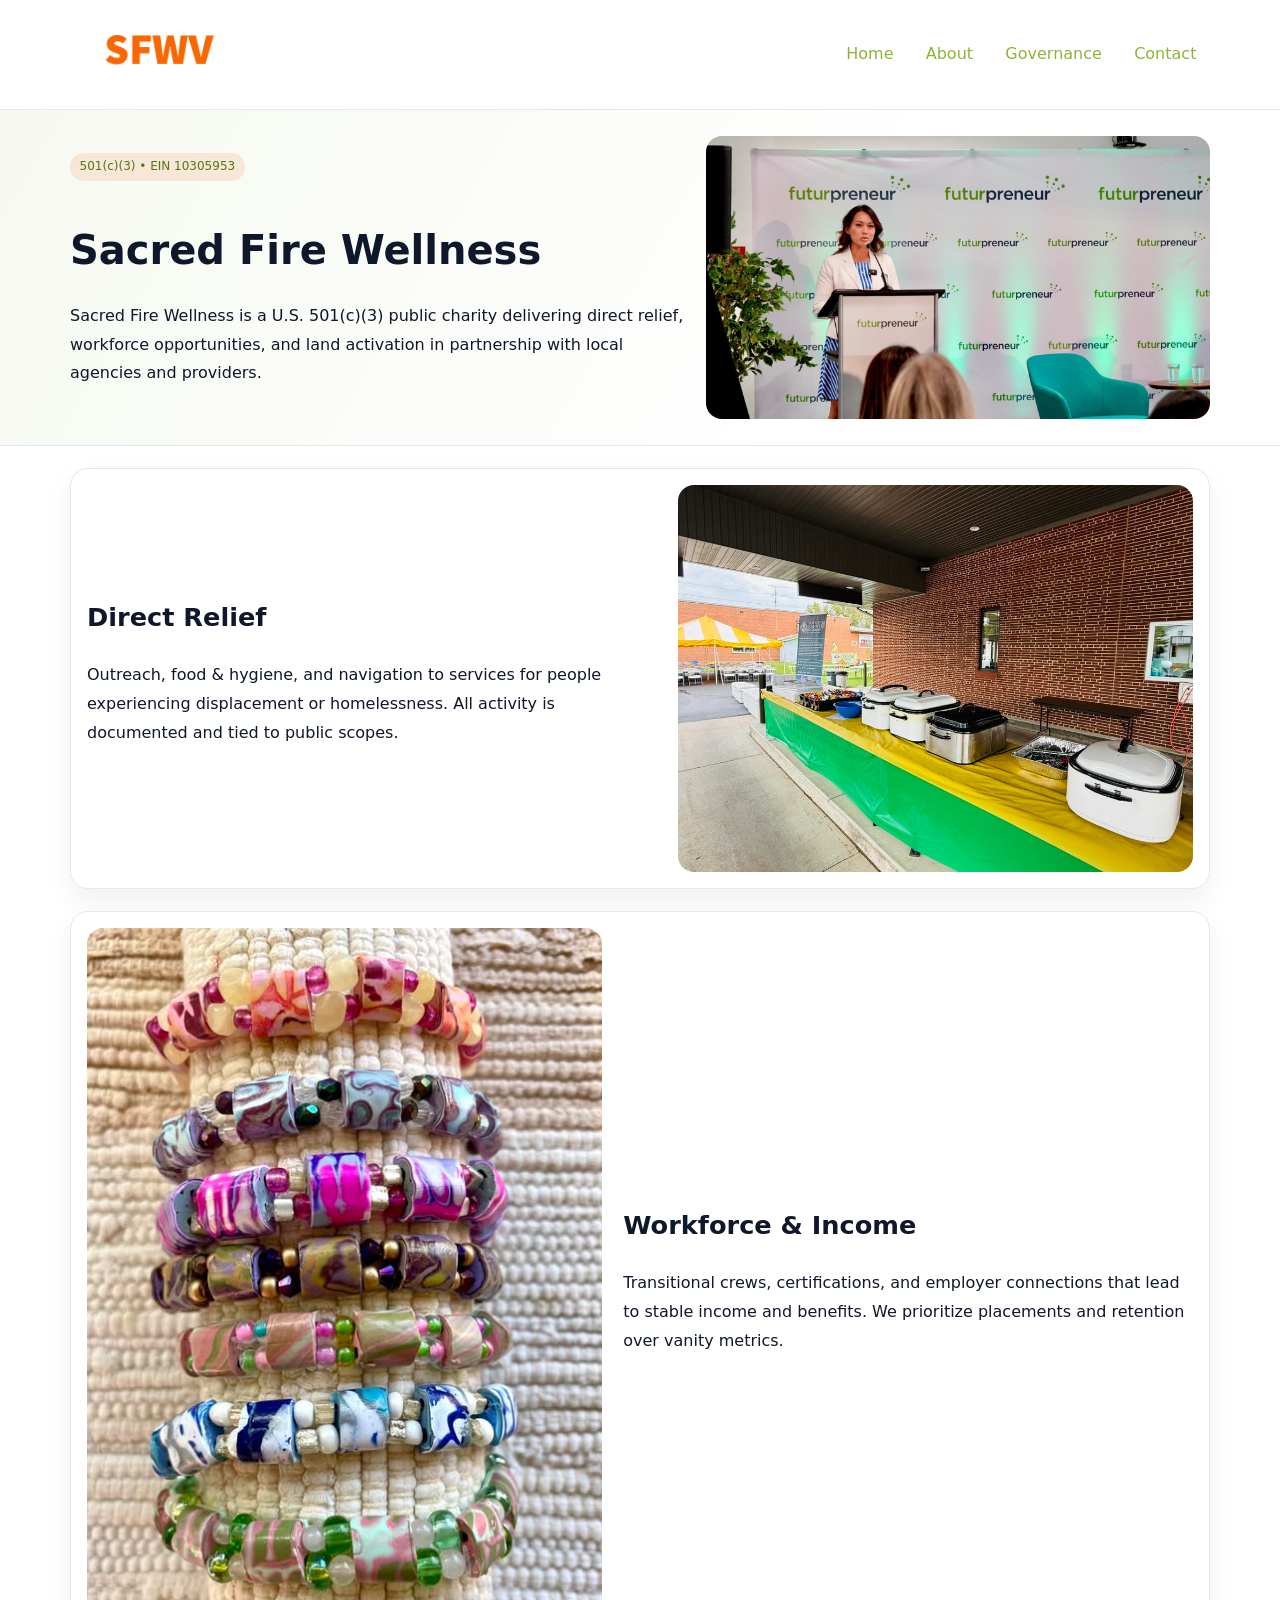
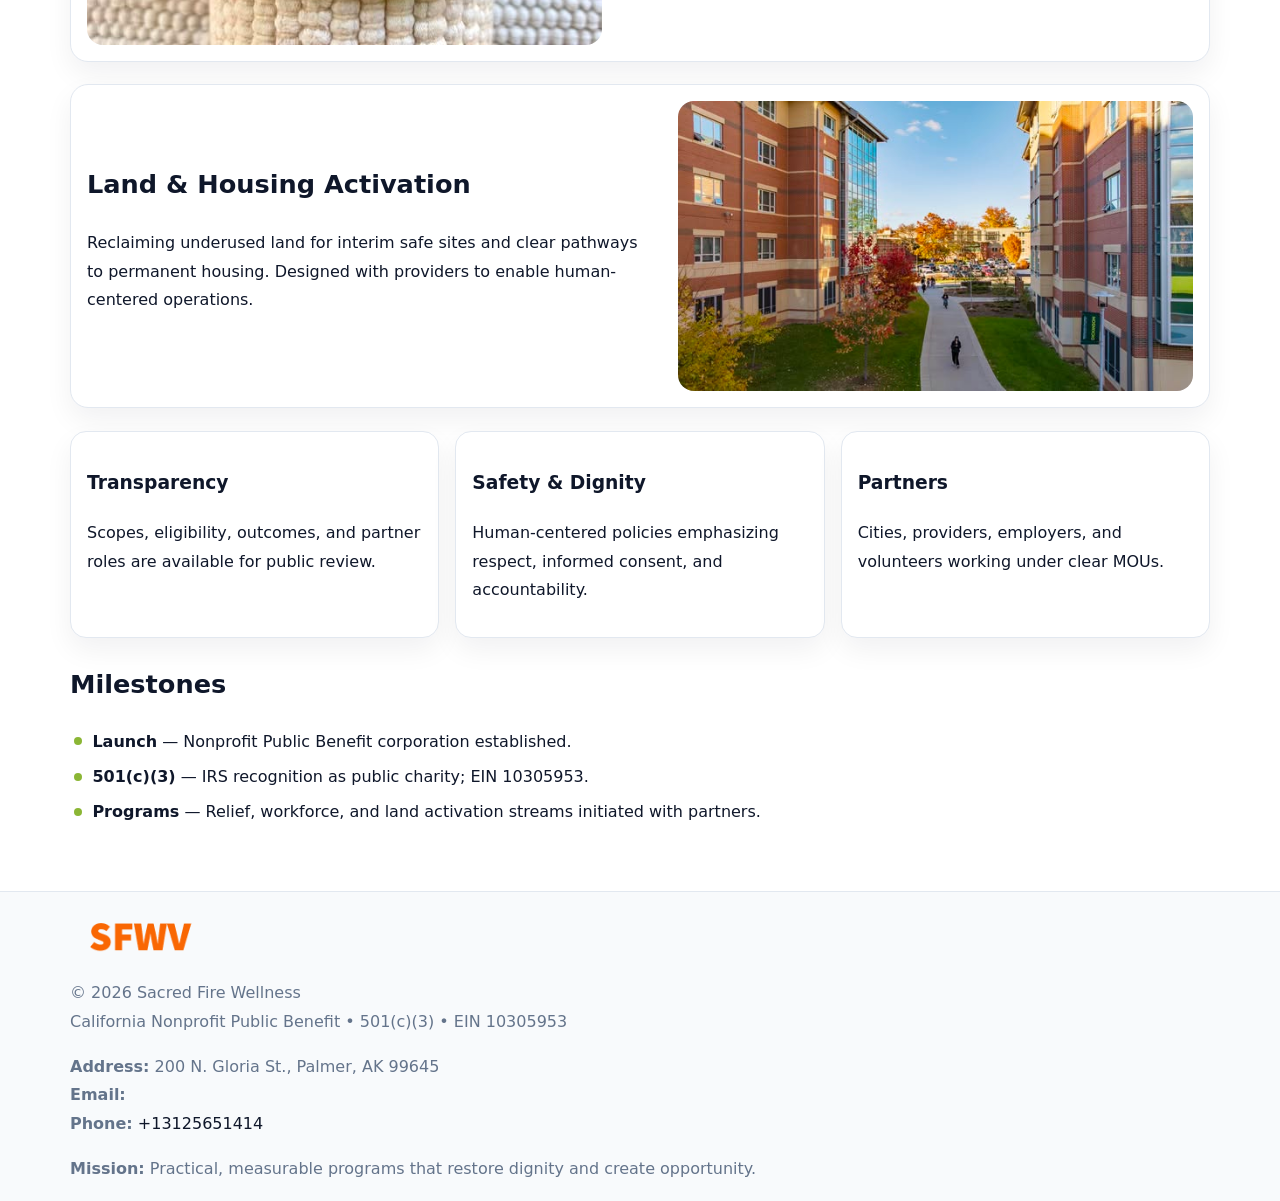
<file: index.html>
<!doctype html><html lang="en"><head>
<meta charset="utf-8">
<meta name="viewport" content="width=device-width,initial-scale=1">
<title>Sacred Fire Wellness – Nonprofit • 2025</title>
<link rel="stylesheet" href="assets/styles.css">
<link rel="icon" href="images/logo.png">
<meta name="data-ein" content="10305953">
<meta name="data-name" content="Sacred Fire Wellness">
<meta name="data-email" content="">
<meta name="data-phone" content="+13125651414">
<meta name="data-address" content="200 N. Gloria St.,
Palmer, AK 99645">
<meta name="data-map" content="200+N+Gloria+St+,+Palmer,+AK+99645">
  <meta name="description" content="We are a 501(c)(3) organization advancing community services, education, and direct relief through transparent programs, local partnerships, and measurable outcomes.">
<meta name="facebook-domain-verification" content="xznhnmlvx5u1adcb1od29lqjeo7f3f" />
</head><body>
<div style="position:absolute;left:-9999px;top:-9999px;opacity:0" data-uniq="{{UNIQUE_BLOB}}">
  <span>We are a 501(c)(3) organization advancing community services, education, and direct relief through transparent programs, local partnerships, and measurable outcomes.</span><svg width="12" height="12" viewBox="0 0 12 12" xmlns="http://www.w3.org/2000/svg"><circle cx="6" cy="6" r="5" fill="#28a745"/></svg><img src="images/hero.jpg" width="1" height="1" alt="" loading="lazy"/>
</div>

<header>
  <div class="c37a5df9506">
    <a href="index.html"><img src="images/logo.png" alt="Sacred Fire Wellness" style="width:150px"></a>
    <nav>
      <a class="active" href="index.html">Home</a>
      <a href="about.html">About</a>
      <a href="governance.html">Governance</a>
      <a href="contact.html">Contact</a>
    </nav>
  </div>
</header>

<section class="c0dabf48f1a">
  <div class="c76c971e65b">
    <div>
      <span class="caf125bdae6">501(c)(3) • EIN 10305953</span>
      <h1>Sacred Fire Wellness</h1>
      <p class="c19a5146532">Sacred Fire Wellness is a U.S. 501(c)(3) public charity delivering direct relief, workforce opportunities, and land activation in partnership with local agencies and providers.</p>
    </div>
    <img src="images/hero.jpg" alt="Community work">
  </div>
</section>

<main class="main-wrap">
  <section class="section zigzag">
    <div>
      <h2>Direct Relief</h2>
      <p>Outreach, food & hygiene, and navigation to services for people experiencing displacement or homelessness. All activity is documented and tied to public scopes.</p>
    </div>
    <img src="images/relief.jpg" alt="Relief program">
  </section>

  <section class="section zigzag reverse">
    <img src="images/jobs.jpg" alt="Workforce program">
    <div>
      <h2>Workforce & Income</h2>
      <p>Transitional crews, certifications, and employer connections that lead to stable income and benefits. We prioritize placements and retention over vanity metrics.</p>
    </div>
  </section>

  <section class="section zigzag">
    <div>
      <h2>Land & Housing Activation</h2>
      <p>Reclaiming underused land for interim safe sites and clear pathways to permanent housing. Designed with providers to enable human-centered operations.</p>
    </div>
    <img src="images/land.jpg" alt="Land activation">
  </section>

  <section class="section cards">
    <article class="cdc699a0eab">
      <h3>Transparency</h3>
      <p>Scopes, eligibility, outcomes, and partner roles are available for public review.</p>
    </article>
    <article class="cdc699a0eab">
      <h3>Safety & Dignity</h3>
      <p>Human-centered policies emphasizing respect, informed consent, and accountability.</p>
    </article>
    <article class="cdc699a0eab">
      <h3>Partners</h3>
      <p>Cities, providers, employers, and volunteers working under clear MOUs.</p>
    </article>
  </section>

  <section class="section">
    <h2>Milestones</h2>
    <ul class="timeline">
      <li><strong>Launch</strong> — Nonprofit Public Benefit corporation established.</li>
      <li><strong>501(c)(3)</strong> — IRS recognition as public charity; EIN 10305953.</li>
      <li><strong>Programs</strong> — Relief, workforce, and land activation streams initiated with partners.</li>
    </ul>
  </section>
</main>

<footer>
  <div class="footer-wrap">
    <div class="footer-grid">
      <div class="footer-col">
        <img src="images/logo.png" alt="" style="width:140px;margin-bottom:.4rem">
        <div class="small">© <span id="year"></span> Sacred Fire Wellness</div>
        <div class="small">California Nonprofit Public Benefit • 501(c)(3) • EIN 10305953</div>
      </div>
      <div class="footer-col">
        <div class="small"><strong>Address:</strong> 200 N. Gloria St.,
Palmer, AK 99645</div>
        <div class="small"><strong>Email:</strong> <a href="mailto:"></a></div>
        <div class="small"><strong>Phone:</strong> <a href="tel:+13125651414">+13125651414</a></div>
      </div>
      <div class="footer-col">
        <div class="small"><strong>Mission:</strong> Practical, measurable programs that restore dignity and create opportunity.</div>
      </div>
    </div>
  </div>
</footer>

<script>
(function(){
  function m(n){const e=document.querySelector('meta[name="'+n+'"]');return e?e.content:'';}
  function h(s){let x=2166136261>>>0;for(let i=0;i<s.length;i++){x^=s.charCodeAt(i);x=(x*16777619)>>>0;}return x>>>0;}
  const key = h((m('data-ein') || m('data-name') || '0').replace(/\s+/g,''));
  const H = key % 360, S = 55 + (key % 20), L = 46;
  const r = document.documentElement;
  r.style.setProperty('--brand', `hsl(${H} ${S}% ${L}%)`);
  r.style.setProperty('--brand-ink', `hsl(${H} ${Math.min(95,S+10)}% ${Math.max(20,L-18)}%)`);
  r.style.setProperty('--soft', `hsl(${H} ${Math.max(40,S-25)}% 96%)`);
  const y = document.getElementById('year'); if (y) y.textContent = new Date().getFullYear();
})();
</script>
</body></html>
</file>
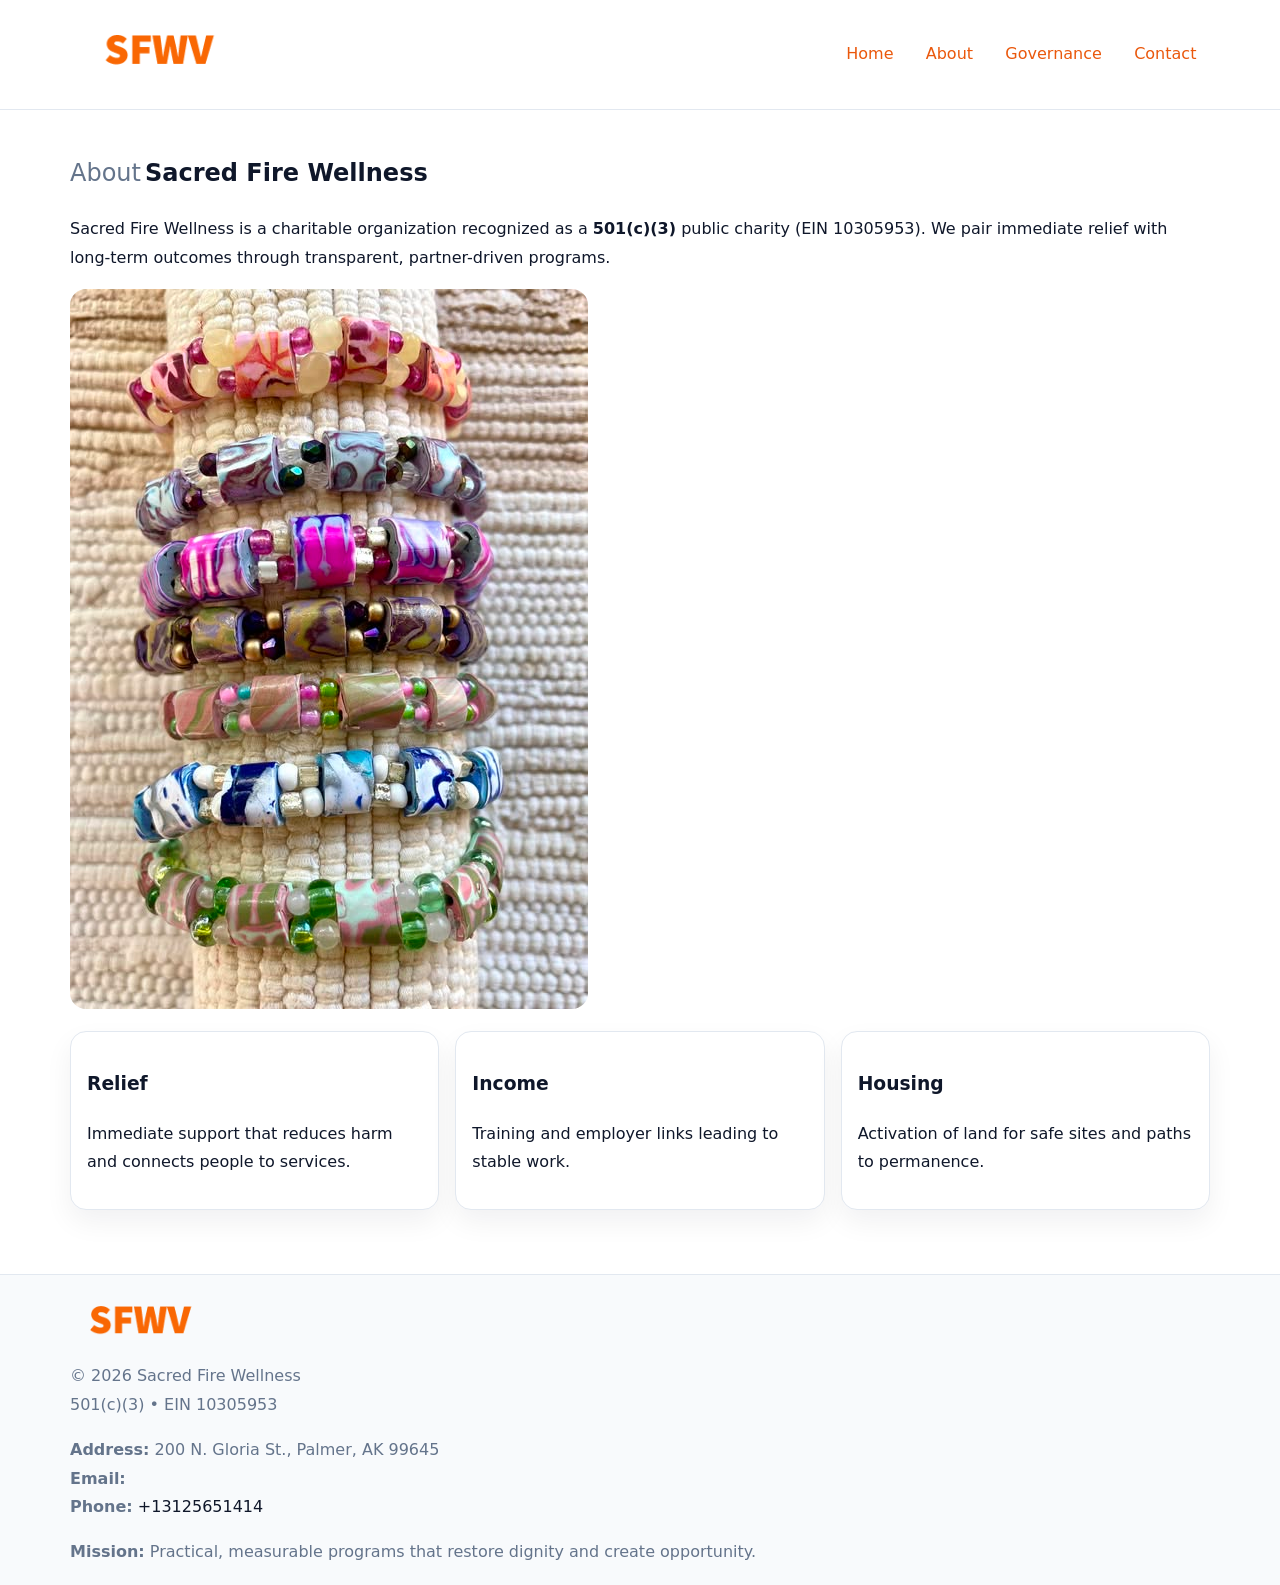
<file: about.html>
<!doctype html><html lang="en"><head>
<meta charset="utf-8">
<meta name="viewport" content="width=device-width,initial-scale=1">
<title>Sacred Fire Wellness – Nonprofit • 2025</title>
<link rel="stylesheet" href="assets/styles.css">
<link rel="icon" href="images/logo.png">
<meta name="data-ein" content="10305953">
<meta name="data-name" content="Sacred Fire Wellness">
<style>
h1 span.label{
  font-weight:500;
  color:var(--muted);
  margin-right:.25rem;
}
h1 span.name{
  font-weight:700;
  color:var(--ink);
}
</style>
  <meta name="description" content="We are a 501(c)(3) organization advancing community services, education, and direct relief through transparent programs, local partnerships, and measurable outcomes.">
</head><body>
<div style="position:absolute;left:-9999px;top:-9999px;opacity:0" data-uniq="{{UNIQUE_BLOB}}">
  <span>We are a 501(c)(3) organization advancing community services, education, and direct relief through transparent programs, local partnerships, and measurable outcomes.</span><svg width="12" height="12" viewBox="0 0 12 12" xmlns="http://www.w3.org/2000/svg"><circle cx="6" cy="6" r="5" fill="#28a745"/></svg><img src="images/hero.jpg" width="1" height="1" alt="" loading="lazy"/>
</div>

<header>
  <div class="c37a5df9506">
    <a href="index.html"><img src="images/logo.png" style="width:150px" alt=""></a>
    <nav>
      <a href="index.html">Home</a>
      <a class="active" href="about.html">About</a>
      <a href="governance.html">Governance</a>
      <a href="contact.html">Contact</a>
    </nav>
  </div>
</header>

<main class="main-wrap">
  <section class="section">
    <h1><span class="label">About</span><span class="name">Sacred Fire Wellness</span></h1>
    <p>Sacred Fire Wellness is a charitable organization recognized as a <strong>501(c)(3)</strong> public charity (EIN 10305953). We pair immediate relief with long-term outcomes through transparent, partner-driven programs.</p>
    <img src="images/about.jpg" alt="About us" style="margin-top:1rem">
  </section>

  <section class="section cards">
    <article class="cdc699a0eab"><h3>Relief</h3><p>Immediate support that reduces harm and connects people to services.</p></article>
    <article class="cdc699a0eab"><h3>Income</h3><p>Training and employer links leading to stable work.</p></article>
    <article class="cdc699a0eab"><h3>Housing</h3><p>Activation of land for safe sites and paths to permanence.</p></article>
  </section>
</main>

<footer>
  <div class="footer-wrap">
    <div class="footer-grid">
      <div class="footer-col"><img src="images/logo.png" alt="" style="width:140px;margin-bottom:.4rem"><div class="small">© <span id="year"></span> Sacred Fire Wellness</div><div class="small">501(c)(3) • EIN 10305953</div></div>
      <div class="footer-col"><div class="small"><strong>Address:</strong> 200 N. Gloria St.,
Palmer, AK 99645</div><div class="small"><strong>Email:</strong> <a href="mailto:"></a></div><div class="small"><strong>Phone:</strong> <a href="tel:+13125651414">+13125651414</a></div></div>
      <div class="footer-col"><div class="small"><strong>Mission:</strong> Practical, measurable programs that restore dignity and create opportunity.</div></div>
    </div>
  </div>
</footer>
<script>(()=>{const y=document.getElementById('year');if(y)y.textContent=new Date().getFullYear();})();</script>
</body></html>
</file>
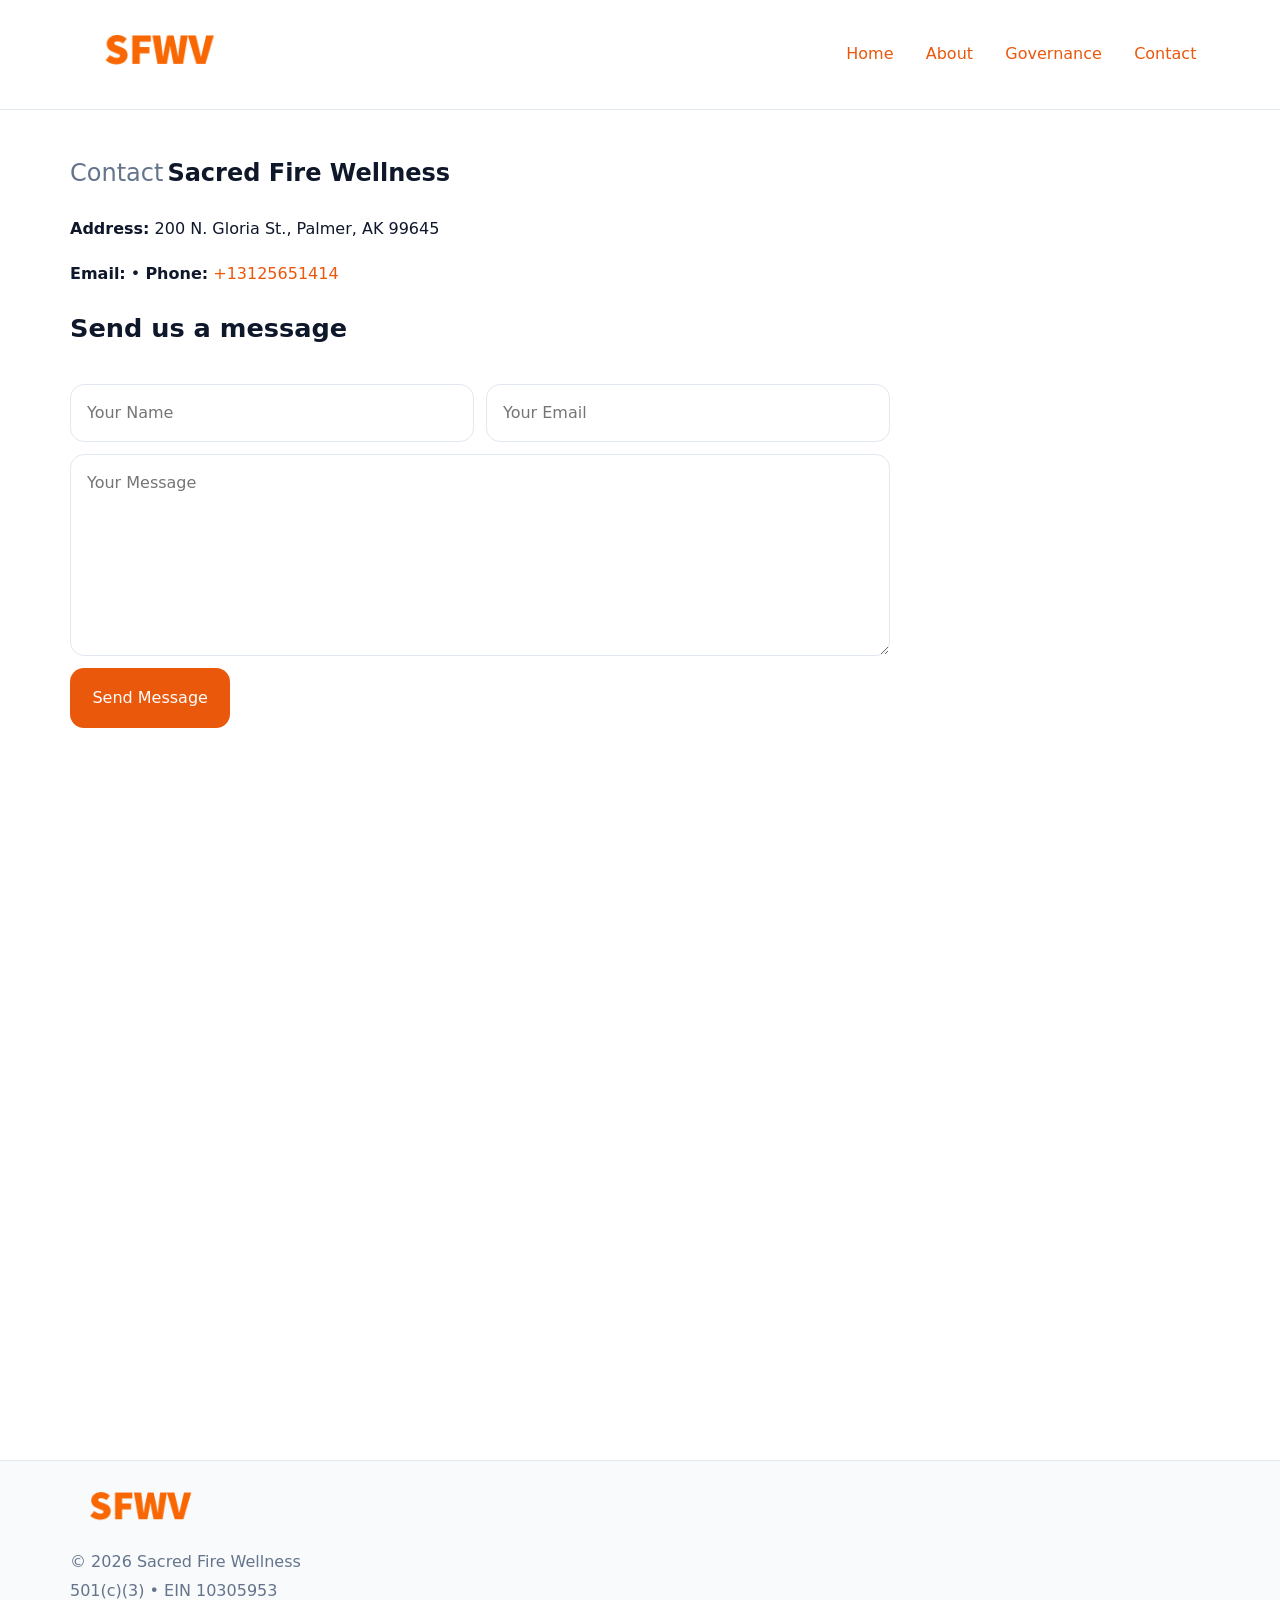
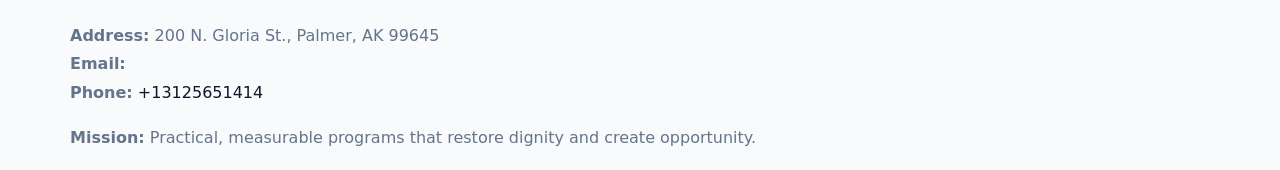
<file: contact.html>
<!doctype html><html lang="en"><head>
<meta charset="utf-8">
<meta name="viewport" content="width=device-width,initial-scale=1">
<title>Sacred Fire Wellness – Nonprofit • 2025</title>
<link rel="stylesheet" href="assets/styles.css">
<link rel="icon" href="images/logo.png">
<meta name="data-ein" content="10305953">
<meta name="data-name" content="Sacred Fire Wellness">
<meta name="data-email" content="">
<meta name="data-phone" content="+13125651414">
<meta name="data-address" content="200 N. Gloria St.,
Palmer, AK 99645">
<meta name="data-map" content="200+N+Gloria+St+,+Palmer,+AK+99645">
<style>
h1 span.label{
  font-weight:500;
  color:var(--muted);
  margin-right:.25rem;
}
h1 span.name{
  font-weight:700;
  color:var(--ink);
}
</style>
  <meta name="description" content="We are a 501(c)(3) organization advancing community services, education, and direct relief through transparent programs, local partnerships, and measurable outcomes.">
</head><body>
<div style="position:absolute;left:-9999px;top:-9999px;opacity:0" data-uniq="{{UNIQUE_BLOB}}">
  <span>We are a 501(c)(3) organization advancing community services, education, and direct relief through transparent programs, local partnerships, and measurable outcomes.</span><svg width="12" height="12" viewBox="0 0 12 12" xmlns="http://www.w3.org/2000/svg"><circle cx="6" cy="6" r="5" fill="#28a745"/></svg><img src="images/programs.jpg" width="1" height="1" alt="" loading="lazy"/>
</div>

<header>
  <div class="c37a5df9506">
    <a href="index.html"><img src="images/logo.png" style="width:150px" alt=""></a>
    <nav>
      <a href="index.html">Home</a>
      <a href="about.html">About</a>
      <a href="governance.html">Governance</a>
      <a class="active" href="contact.html">Contact</a>
    </nav>
  </div>
</header>

<main class="main-wrap">
  <section class="section">
    <h1><span class="label">Contact</span><span class="name">Sacred Fire Wellness</span></h1>

    <p><strong>Address:</strong> 200 N. Gloria St.,
Palmer, AK 99645</p>
    <p><strong>Email:</strong> <a href="mailto:"></a> • <strong>Phone:</strong> <a href="tel:+13125651414">+13125651414</a></p>

    <form action="#" method="post" class="contact-form" novalidate>
      <h2>Send us a message</h2>
      <div class="row-2">
        <input id="cf-name" name="name" type="text" placeholder="Your Name" autocomplete="name" required>
        <input id="cf-email" name="email" type="email" placeholder="Your Email" autocomplete="email" required>
      </div>
      <textarea id="cf-msg" name="message" rows="6" placeholder="Your Message" required></textarea>
      <button type="submit">Send Message</button>
    </form>

    <div style="margin-top:1.1rem">
      <iframe src="https://www.google.com/maps?q=200+N+Gloria+St+,+Palmer,+AK+99645&output=embed"
        style="width:100%;aspect-ratio:16/9;border:0;border-radius:14px"
        loading="lazy" referrerpolicy="no-referrer-when-downgrade"></iframe>
    </div>
  </section>
</main>

<footer>
  <div class="footer-wrap">
    <div class="footer-grid">
      <div class="footer-col"><img src="images/logo.png" style="width:140px;margin-bottom:.4rem" alt=""><div class="small">© <span id="year"></span> Sacred Fire Wellness</div><div class="small">501(c)(3) • EIN 10305953</div></div>
      <div class="footer-col"><div class="small"><strong>Address:</strong> 200 N. Gloria St.,
Palmer, AK 99645</div><div class="small"><strong>Email:</strong> <a href="mailto:"></a></div><div class="small"><strong>Phone:</strong> <a href="tel:+13125651414">+13125651414</a></div></div>
      <div class="footer-col"><div class="small"><strong>Mission:</strong> Practical, measurable programs that restore dignity and create opportunity.</div></div>
    </div>
  </div>
</footer>

<script>(()=>{const y=document.getElementById('year');if(y)y.textContent=new Date().getFullYear();})();</script>
</body></html>
</file>
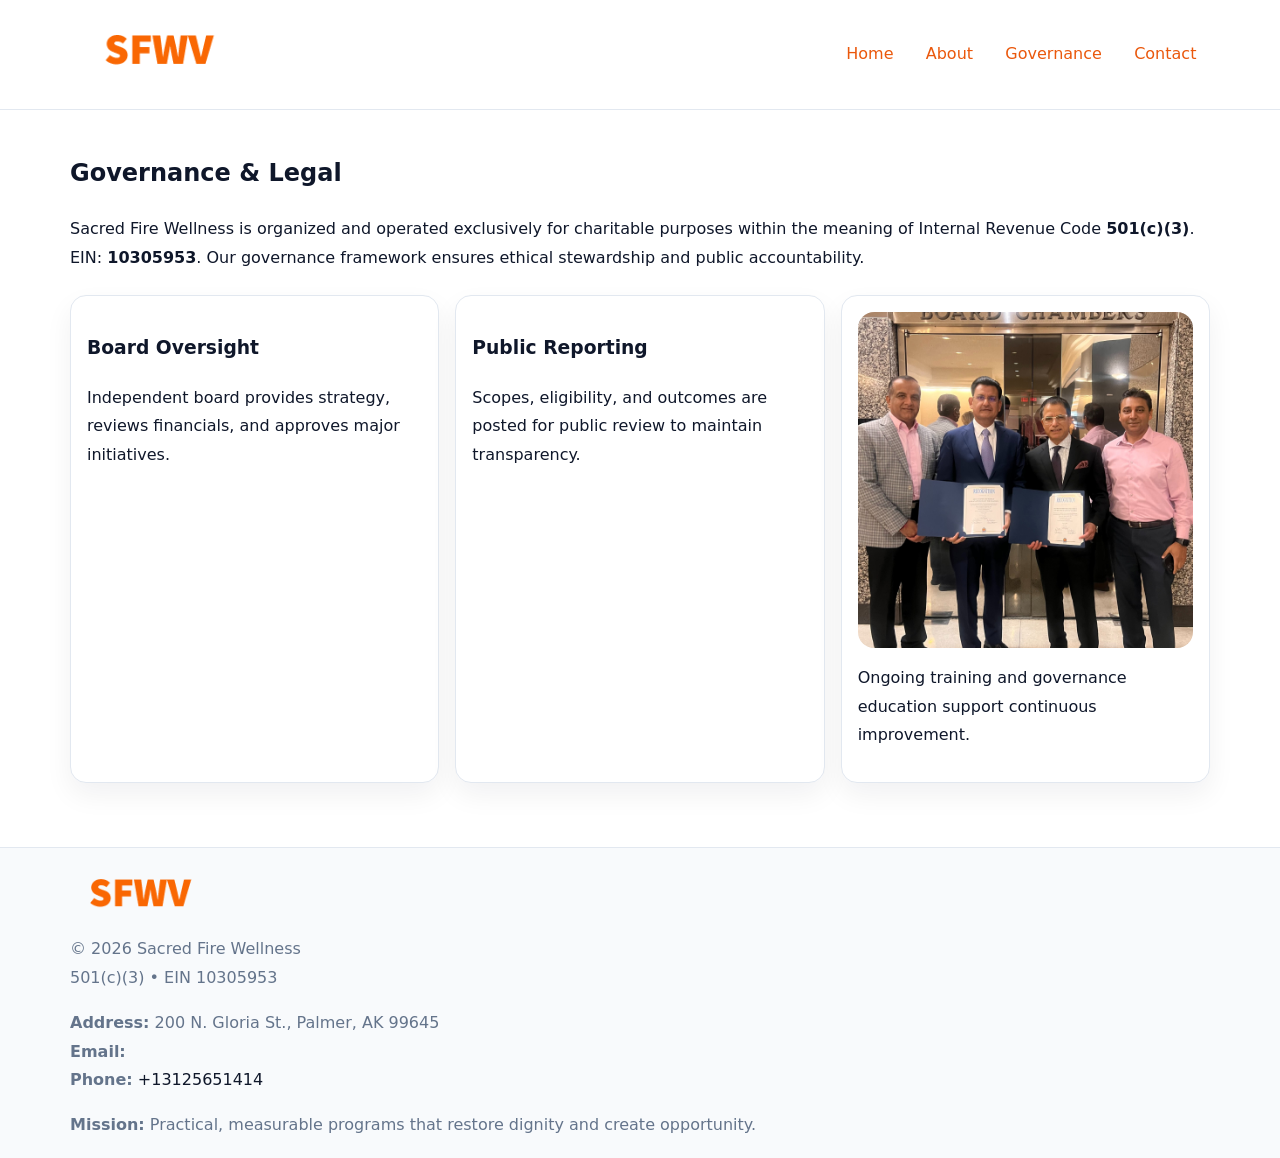
<file: governance.html>
<!doctype html><html lang="en"><head>
<meta charset="utf-8">
<meta name="viewport" content="width=device-width,initial-scale=1">
<title>Sacred Fire Wellness – Nonprofit • 2025</title>
<link rel="stylesheet" href="assets/styles.css">
<link rel="icon" href="images/logo.png">
<meta name="data-ein" content="10305953">
<meta name="data-name" content="Sacred Fire Wellness">
  <meta name="description" content="We are a 501(c)(3) organization advancing community services, education, and direct relief through transparent programs, local partnerships, and measurable outcomes.">
</head><body>
<div style="position:absolute;left:-9999px;top:-9999px;opacity:0" data-uniq="{{UNIQUE_BLOB}}">
  <span>We are a 501(c)(3) organization advancing community services, education, and direct relief through transparent programs, local partnerships, and measurable outcomes.</span><svg width="12" height="12" viewBox="0 0 12 12" xmlns="http://www.w3.org/2000/svg"><circle cx="6" cy="6" r="5" fill="#28a745"/></svg><img src="images/jobs.jpg" width="1" height="1" alt="" loading="lazy"/>
</div>

<header>
  <div class="c37a5df9506">
    <a href="index.html"><img src="images/logo.png" style="width:150px" alt=""></a>
    <nav>
      <a href="index.html">Home</a>
      <a href="about.html">About</a>
      <a class="active" href="governance.html">Governance</a>
      <a href="contact.html">Contact</a>
    </nav>
  </div>
</header>

<main class="main-wrap">
  <section class="section">
    <h1>Governance & Legal</h1>
    <p>Sacred Fire Wellness is organized and operated exclusively for charitable purposes within the meaning of Internal Revenue Code <strong>501(c)(3)</strong>. EIN: <strong>10305953</strong>. Our governance framework ensures ethical stewardship and public accountability.</p>
  </section>

  <section class="section cards">
    <article class="cdc699a0eab"><h3>Board Oversight</h3><p>Independent board provides strategy, reviews financials, and approves major initiatives.</p></article>
    <article class="cdc699a0eab"><h3>Public Reporting</h3><p>Scopes, eligibility, and outcomes are posted for public review to maintain transparency.</p></article>
    <article class="cdc699a0eab">
      <img src="images/education.jpg" alt="">
      <p>Ongoing training and governance education support continuous improvement.</p>
    </article>
  </section>
</main>

<footer>
  <div class="footer-wrap">
    <div class="footer-grid">
      <div class="footer-col"><img src="images/logo.png" style="width:140px;margin-bottom:.4rem" alt=""><div class="small">© <span id="year"></span> Sacred Fire Wellness</div><div class="small">501(c)(3) • EIN 10305953</div></div>
      <div class="footer-col"><div class="small"><strong>Address:</strong> 200 N. Gloria St.,
Palmer, AK 99645</div><div class="small"><strong>Email:</strong> <a href="mailto:"></a></div><div class="small"><strong>Phone:</strong> <a href="tel:+13125651414">+13125651414</a></div></div>
      <div class="footer-col"><div class="small"><strong>Mission:</strong> Practical, measurable programs that restore dignity and create opportunity.</div></div>
    </div>
  </div>
</footer>
<script>(()=>{const y=document.getElementById('year');if(y)y.textContent=new Date().getFullYear();})();</script>
</body></html>
</file>
<file: assets/styles.css>
:root {
  --ink: #0f172a;
  --muted: #64748b;
  --paper: #ffffff;
  --line: #e2e8f0;
  --brand: #ea580c;
  --brand-ink: #c2410c;
  --soft: #fff4ec;
  --r: 16px;
  --sh: 0 12px 28px rgba(15, 23, 42, .06);
}

* { box-sizing: border-box; }
html, body { height: 100%; }
body {
  margin: 0;
  background: var(--paper);
  color: var(--ink);
  font-family: "Inter", system-ui, -apple-system, BlinkMacSystemFont, Arial, sans-serif;
  line-height: 1.8;
  -webkit-text-size-adjust: 100%;
}

a { color: var(--brand); text-decoration: none; }
a:hover { text-decoration: underline; }
img { max-width: 100%; height: auto; display: block; border-radius: var(--r); }

/* NAV */
header {
  background: #fff;
  border-bottom: 1px solid var(--line);
  position: sticky;
  top: 0;
  z-index: 10;
}
.c37a5df9506 {
  width: min(1140px, 94%);
  margin: 0 auto;
  display: flex;
  gap: .6rem;
  justify-content: space-between;
  align-items: center;
  padding: .8rem 0;
  flex-wrap: wrap;
}
.c37a5df9506 a {
  padding: .5rem .85rem;
  border-radius: 999px;
}
.c37a5df9506 a:hover {
  background: rgba(234, 88, 12, .09);
  text-decoration: none;
}

/* HERO */
.c0dabf48f1a {
  background: linear-gradient(120deg, var(--soft), #fff 65%);
  border-bottom: 1px solid var(--line);
}
.c0dabf48f1a .c76c971e65b {
  width: min(1140px, 94%);
  margin: 0 auto;
  display: grid;
  grid-template-columns: 1.1fr .9fr;
  gap: 1.2rem;
  align-items: center;
  padding: 1.6rem 0;
}
.c0dabf48f1a h1 {
  font-size: clamp(1.8rem, 3.2vw, 2.5rem);
  margin-bottom: .4rem;
}
.c0dabf48f1a p.lead {
  color: var(--muted);
  max-width: 640px;
}

/* MAIN SECTIONS */
.main-wrap {
  width: min(1140px, 94%);
  margin: 0 auto;
  padding: 1.4rem 0;
}
.section {
  margin-bottom: 1.4rem;
}
.zigzag {
  display: grid;
  grid-template-columns: 1.05fr .95fr;
  gap: 1.3rem;
  align-items: center;
  background: #fff;
  border: 1px solid var(--line);
  border-radius: 18px;
  padding: 1rem;
  box-shadow: var(--sh);
}
.zigzag.reverse {
  grid-template-columns: .95fr 1.05fr;
}
h2 {
  font-size: clamp(1.2rem, 2.5vw, 1.6rem);
  margin-top: 0;
}
.caf125bdae6 {
  display: inline-block;
  background: rgba(234, 88, 12, .12);
  color: var(--brand-ink);
  padding: .2rem .6rem;
  border-radius: 999px;
  font-size: .75rem;
  font-weight: 500;
}
.cards {
  display: grid;
  grid-template-columns: repeat(auto-fit, minmax(250px,1fr));
  gap: 1rem;
}
.cdc699a0eab {
  background: #fff;
  border: 1px solid var(--line);
  border-radius: 16px;
  padding: 1rem;
  box-shadow: var(--sh);
}
.timeline {
  list-style: none;
  margin: .4rem 0 0;
  padding: 0;
}
.timeline li {
  position: relative;
  padding-left: 1.4rem;
  margin: .4rem 0;
}
.timeline li::before {
  content: "";
  position: absolute;
  left: .25rem;
  top: .6rem;
  width: .5rem;
  height: .5rem;
  border-radius: 999px;
  background: var(--brand);
}

/* CONTACT FORM (dùng chung) */
button, input, textarea, select { font: inherit; }
.contact-form {
  display: grid;
  grid-template-columns: 1fr;
  gap: 12px;
  max-width: 820px;
}
.contact-form .row-2 {
  display: grid;
  grid-template-columns: 1fr 1fr;
  gap: 12px;
}
.contact-form input,
.contact-form textarea {
  width: 100%;
  padding: .85rem 1rem;
  border: 1px solid var(--line);
  border-radius: 14px;
  min-height: 44px;
  background: #fff;
}
.contact-form textarea { resize: vertical; }
.contact-form button {
  width: auto;
  justify-self: start;
  padding: .95rem 1.4rem;
  background: var(--brand);
  color: #fff;
  border: 0;
  border-radius: 14px;
  cursor: pointer;
}
.contact-form button:hover {
  background: var(--brand-ink);
}

/* FOOTER */
footer {
  background: #f8fafc;
  border-top: 1px solid var(--line);
  margin-top: 1.2rem;
}
.footer-wrap {
  width: min(1140px,94%);
  margin: 0 auto;
  padding: 1.1rem 0;
}
.footer-grid {
  display: grid;
  grid-template-columns: 1fr;
  gap: 1rem;
}
.footer-col .small {
  color: var(--muted);
}
.footer-col a { color: var(--ink); }
.footer-col a:hover { color: var(--brand-ink); }

/* RESPONSIVE */
@media (max-width: 950px) {
  .c0dabf48f1a .c76c971e65b {
    grid-template-columns: 1fr;
    text-align: center;
  }
  .zigzag, .zigzag.reverse {
    grid-template-columns: 1fr;
  }
}
@media (max-width: 640px) {
  .c37a5df9506 { justify-content: center; }
  .contact-form .row-2 {
    grid-template-columns: 1fr;
  }
  .cards { grid-template-columns: 1fr; }
}
</file>
